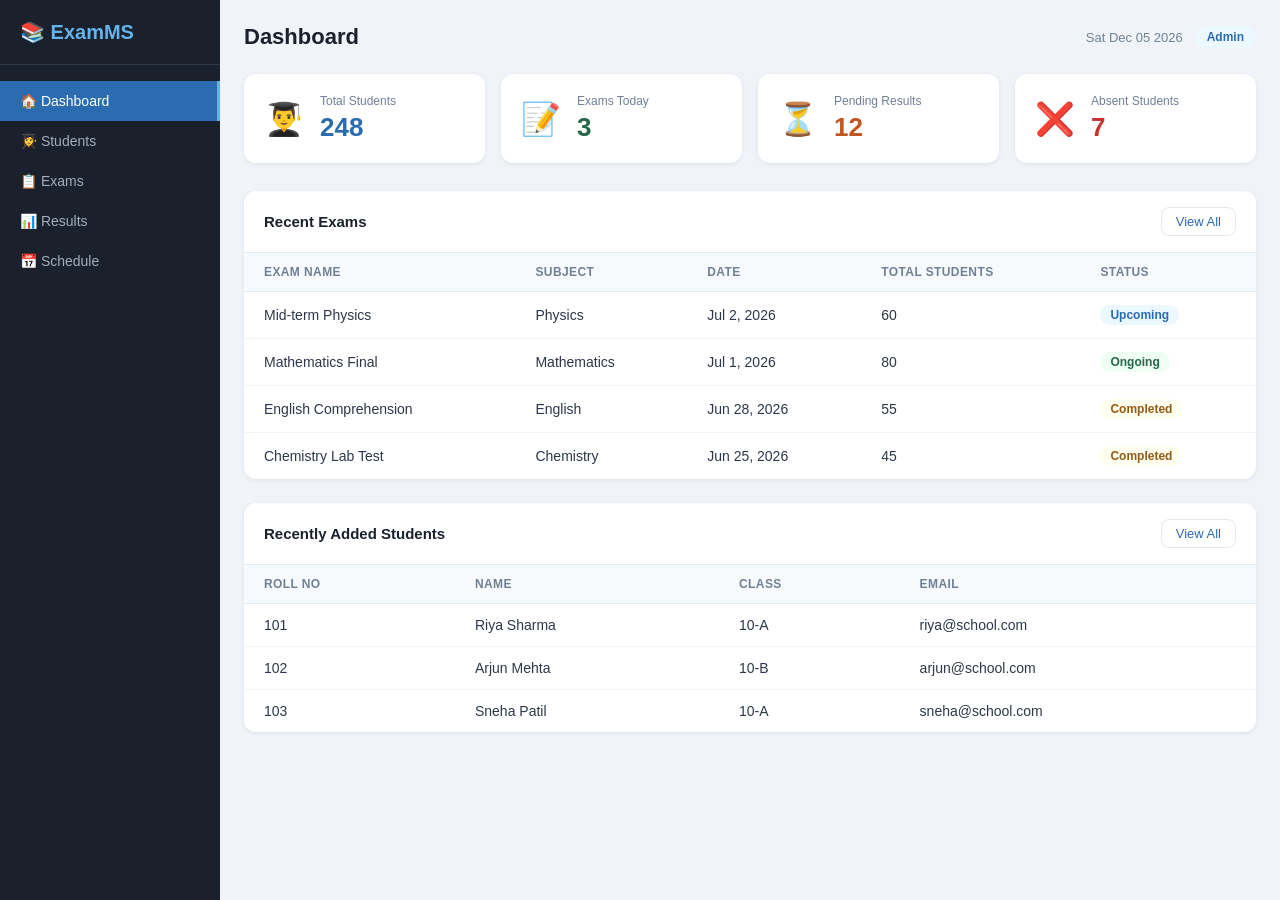
<file: index.html>
<!DOCTYPE html>
<html lang="en">
<head>
  <meta charset="UTF-8" />
  <meta name="viewport" content="width=device-width, initial-scale=1.0"/>
  <title>Examination Management System</title>
  <link rel="stylesheet" href="style.css" />
</head>
<body>

  <!-- Sidebar -->
  <div class="sidebar">
    <div class="logo">📚 ExamMS</div>
    <nav>
      <a href="index.html" class="nav-link active">🏠 Dashboard</a>
      <a href="students.html" class="nav-link">👩‍🎓 Students</a>
      <a href="exams.html" class="nav-link">📋 Exams</a>
      <a href="results.html" class="nav-link">📊 Results</a>
      <a href="schedule.html" class="nav-link">📅 Schedule</a>
    </nav>
  </div>

  <!-- Main Content -->
  <div class="main-content">

    <!-- Top Bar -->
    <div class="topbar">
      <h1>Dashboard</h1>
      <div class="topbar-right">
        <span class="date" id="currentDate"></span>
        <span class="admin-badge">Admin</span>
      </div>
    </div>

    <!-- Stats Cards -->
    <div class="cards-grid">
      <div class="card card-blue">
        <div class="card-icon">👨‍🎓</div>
        <div class="card-info">
          <p class="card-label">Total Students</p>
          <h2 class="card-value">248</h2>
        </div>
      </div>
      <div class="card card-green">
        <div class="card-icon">📝</div>
        <div class="card-info">
          <p class="card-label">Exams Today</p>
          <h2 class="card-value">3</h2>
        </div>
      </div>
      <div class="card card-amber">
        <div class="card-icon">⏳</div>
        <div class="card-info">
          <p class="card-label">Pending Results</p>
          <h2 class="card-value">12</h2>
        </div>
      </div>
      <div class="card card-red">
        <div class="card-icon">❌</div>
        <div class="card-info">
          <p class="card-label">Absent Students</p>
          <h2 class="card-value">7</h2>
        </div>
      </div>
    </div>

    <!-- Recent Exams Table -->
    <div class="section-box">
      <div class="section-header">
        <h3>Recent Exams</h3>
        <a href="pages/exams.html" class="btn-small">View All</a>
      </div>
      <table class="data-table">
        <thead>
          <tr>
            <th>Exam Name</th>
            <th>Subject</th>
            <th>Date</th>
            <th>Total Students</th>
            <th>Status</th>
          </tr>
        </thead>
        <tbody>
          <tr>
            <td>Mid-term Physics</td>
            <td>Physics</td>
            <td>Jul 2, 2026</td>
            <td>60</td>
            <td><span class="badge badge-upcoming">Upcoming</span></td>
          </tr>
          <tr>
            <td>Mathematics Final</td>
            <td>Mathematics</td>
            <td>Jul 1, 2026</td>
            <td>80</td>
            <td><span class="badge badge-ongoing">Ongoing</span></td>
          </tr>
          <tr>
            <td>English Comprehension</td>
            <td>English</td>
            <td>Jun 28, 2026</td>
            <td>55</td>
            <td><span class="badge badge-done">Completed</span></td>
          </tr>
          <tr>
            <td>Chemistry Lab Test</td>
            <td>Chemistry</td>
            <td>Jun 25, 2026</td>
            <td>45</td>
            <td><span class="badge badge-done">Completed</span></td>
          </tr>
        </tbody>
      </table>
    </div>

    <!-- Recent Students Table -->
    <div class="section-box" style="margin-top: 24px;">
      <div class="section-header">
        <h3>Recently Added Students</h3>
        <a href="pages/students.html" class="btn-small">View All</a>
      </div>
      <table class="data-table">
        <thead>
          <tr>
            <th>Roll No</th>
            <th>Name</th>
            <th>Class</th>
            <th>Email</th>
          </tr>
        </thead>
        <tbody>
          <tr>
            <td>101</td>
            <td>Riya Sharma</td>
            <td>10-A</td>
            <td>riya@school.com</td>
          </tr>
          <tr>
            <td>102</td>
            <td>Arjun Mehta</td>
            <td>10-B</td>
            <td>arjun@school.com</td>
          </tr>
          <tr>
            <td>103</td>
            <td>Sneha Patil</td>
            <td>10-A</td>
            <td>sneha@school.com</td>
          </tr>
        </tbody>
      </table>
    </div>

  </div>

  <script src="app.js"></script>
</body>
</html>
</file>
<file: style.css>
/* ===== RESET & BASE ===== */
* {
  margin: 0;
  padding: 0;
  box-sizing: border-box;
}

body {
  font-family: 'Segoe UI', Tahoma, Geneva, Verdana, sans-serif;
  background-color: #f0f4f8;
  color: #2d3748;
  display: flex;
  min-height: 100vh;
}

a {
  text-decoration: none;
  color: inherit;
}

/* ===== SIDEBAR ===== */
.sidebar {
  width: 220px;
  background-color: #1a202c;
  color: #e2e8f0;
  min-height: 100vh;
  position: fixed;
  top: 0;
  left: 0;
  padding: 20px 0;
  z-index: 100;
}

.logo {
  font-size: 20px;
  font-weight: 700;
  padding: 0 20px 20px;
  border-bottom: 1px solid #2d3748;
  color: #63b3ed;
}

nav {
  margin-top: 16px;
}

.nav-link {
  display: block;
  padding: 12px 20px;
  color: #a0aec0;
  font-size: 14px;
  transition: background 0.2s, color 0.2s;
}

.nav-link:hover {
  background-color: #2d3748;
  color: #fff;
}

.nav-link.active {
  background-color: #2b6cb0;
  color: #fff;
  border-right: 3px solid #63b3ed;
}

/* ===== MAIN CONTENT ===== */
.main-content {
  margin-left: 220px;
  padding: 24px;
  width: 100%;
}

/* ===== TOP BAR ===== */
.topbar {
  display: flex;
  justify-content: space-between;
  align-items: center;
  margin-bottom: 24px;
}

.topbar h1 {
  font-size: 22px;
  font-weight: 600;
  color: #1a202c;
}

.topbar-right {
  display: flex;
  align-items: center;
  gap: 12px;
}

.date {
  font-size: 13px;
  color: #718096;
}

.admin-badge {
  background: #ebf8ff;
  color: #2b6cb0;
  padding: 4px 12px;
  border-radius: 20px;
  font-size: 12px;
  font-weight: 600;
}

/* ===== STAT CARDS ===== */
.cards-grid {
  display: grid;
  grid-template-columns: repeat(4, 1fr);
  gap: 16px;
  margin-bottom: 28px;
}

.card {
  background: #fff;
  border-radius: 12px;
  padding: 20px;
  display: flex;
  align-items: center;
  gap: 16px;
  box-shadow: 0 1px 4px rgba(0,0,0,0.08);
}

.card-icon {
  font-size: 32px;
}

.card-label {
  font-size: 12px;
  color: #718096;
  margin-bottom: 4px;
}

.card-value {
  font-size: 26px;
  font-weight: 700;
}

.card-blue .card-value  { color: #2b6cb0; }
.card-green .card-value { color: #276749; }
.card-amber .card-value { color: #c05621; }
.card-red .card-value   { color: #c53030; }

/* ===== SECTION BOX ===== */
.section-box {
  background: #fff;
  border-radius: 12px;
  box-shadow: 0 1px 4px rgba(0,0,0,0.08);
  overflow: hidden;
}

.section-header {
  display: flex;
  justify-content: space-between;
  align-items: center;
  padding: 16px 20px;
  border-bottom: 1px solid #e2e8f0;
}

.section-header h3 {
  font-size: 15px;
  font-weight: 600;
  color: #1a202c;
}

/* ===== TABLE ===== */
.data-table {
  width: 100%;
  border-collapse: collapse;
}

.data-table th {
  text-align: left;
  padding: 12px 20px;
  font-size: 12px;
  color: #718096;
  font-weight: 600;
  background: #f7fafc;
  border-bottom: 1px solid #e2e8f0;
  text-transform: uppercase;
  letter-spacing: 0.4px;
}

.data-table td {
  padding: 13px 20px;
  font-size: 14px;
  border-bottom: 1px solid #f0f4f8;
  color: #2d3748;
}

.data-table tr:last-child td {
  border-bottom: none;
}

.data-table tr:hover td {
  background-color: #f7fafc;
}

/* ===== BADGES ===== */
.badge {
  display: inline-block;
  padding: 3px 10px;
  border-radius: 20px;
  font-size: 12px;
  font-weight: 600;
}

.badge-upcoming { background: #ebf8ff; color: #2b6cb0; }
.badge-ongoing  { background: #f0fff4; color: #276749; }
.badge-done     { background: #fffff0; color: #975a16; }
.badge-pass     { background: #f0fff4; color: #276749; }
.badge-fail     { background: #fff5f5; color: #c53030; }

/* ===== BUTTONS ===== */
.btn-small {
  padding: 6px 14px;
  border: 1px solid #e2e8f0;
  border-radius: 8px;
  font-size: 13px;
  color: #2b6cb0;
  background: transparent;
  cursor: pointer;
  transition: background 0.2s;
}

.btn-small:hover {
  background: #ebf8ff;
}

.btn-primary {
  padding: 10px 20px;
  background: #2b6cb0;
  color: #fff;
  border: none;
  border-radius: 8px;
  font-size: 14px;
  font-weight: 600;
  cursor: pointer;
  transition: background 0.2s;
}

.btn-primary:hover {
  background: #2c5282;
}

.btn-danger {
  padding: 6px 14px;
  background: #fff5f5;
  color: #c53030;
  border: 1px solid #fed7d7;
  border-radius: 8px;
  font-size: 13px;
  cursor: pointer;
}

.btn-edit {
  padding: 6px 14px;
  background: #ebf8ff;
  color: #2b6cb0;
  border: 1px solid #bee3f8;
  border-radius: 8px;
  font-size: 13px;
  cursor: pointer;
  margin-right: 6px;
}

/* ===== PAGE HEADER ===== */
.page-header {
  display: flex;
  justify-content: space-between;
  align-items: center;
  margin-bottom: 24px;
}

.page-header h1 {
  font-size: 22px;
  font-weight: 600;
  color: #1a202c;
}

/* ===== FORM MODAL OVERLAY ===== */
.modal-overlay {
  display: none;
  position: fixed;
  inset: 0;
  background: rgba(0,0,0,0.45);
  z-index: 200;
  align-items: center;
  justify-content: center;
}

.modal-overlay.open {
  display: flex;
}

.modal {
  background: #fff;
  border-radius: 16px;
  padding: 28px;
  width: 460px;
  max-width: 95vw;
  box-shadow: 0 8px 32px rgba(0,0,0,0.18);
}

.modal h2 {
  font-size: 18px;
  font-weight: 600;
  margin-bottom: 20px;
  color: #1a202c;
}

.form-group {
  margin-bottom: 16px;
}

.form-group label {
  display: block;
  font-size: 13px;
  color: #4a5568;
  font-weight: 600;
  margin-bottom: 6px;
}

.form-group input,
.form-group select,
.form-group textarea {
  width: 100%;
  padding: 10px 12px;
  border: 1px solid #e2e8f0;
  border-radius: 8px;
  font-size: 14px;
  color: #2d3748;
  background: #f7fafc;
  outline: none;
  transition: border 0.2s;
}

.form-group input:focus,
.form-group select:focus,
.form-group textarea:focus {
  border-color: #63b3ed;
  background: #fff;
}

.modal-footer {
  display: flex;
  justify-content: flex-end;
  gap: 10px;
  margin-top: 20px;
}

.btn-cancel {
  padding: 9px 18px;
  background: #f7fafc;
  border: 1px solid #e2e8f0;
  border-radius: 8px;
  font-size: 14px;
  cursor: pointer;
  color: #4a5568;
}

/* ===== SEARCH BAR ===== */
.search-bar {
  display: flex;
  align-items: center;
  gap: 12px;
  margin-bottom: 20px;
}

.search-bar input {
  padding: 10px 14px;
  border: 1px solid #e2e8f0;
  border-radius: 8px;
  font-size: 14px;
  width: 300px;
  outline: none;
  background: #fff;
}

.search-bar input:focus {
  border-color: #63b3ed;
}

/* ===== SCHEDULE GRID ===== */
.schedule-grid {
  display: grid;
  grid-template-columns: repeat(auto-fill, minmax(260px, 1fr));
  gap: 16px;
}

.schedule-card {
  background: #fff;
  border-radius: 12px;
  padding: 18px;
  box-shadow: 0 1px 4px rgba(0,0,0,0.08);
  border-left: 4px solid #2b6cb0;
}

.schedule-card.green  { border-left-color: #38a169; }
.schedule-card.amber  { border-left-color: #d69e2e; }
.schedule-card.purple { border-left-color: #805ad5; }

.schedule-card h4 {
  font-size: 15px;
  font-weight: 600;
  color: #1a202c;
  margin-bottom: 8px;
}

.schedule-card p {
  font-size: 13px;
  color: #718096;
  margin-bottom: 4px;
}

/* ===== RESULTS SUMMARY ===== */
.result-summary {
  display: grid;
  grid-template-columns: repeat(3, 1fr);
  gap: 14px;
  margin-bottom: 24px;
}

.result-stat {
  background: #fff;
  border-radius: 12px;
  padding: 18px;
  text-align: center;
  box-shadow: 0 1px 4px rgba(0,0,0,0.08);
}

.result-stat .rs-label {
  font-size: 12px;
  color: #718096;
  margin-bottom: 6px;
}

.result-stat .rs-val {
  font-size: 24px;
  font-weight: 700;
  color: #2b6cb0;
}

/* ===== RESPONSIVE ===== */
@media (max-width: 900px) {
  .cards-grid {
    grid-template-columns: repeat(2, 1fr);
  }
}

@media (max-width: 620px) {
  .sidebar { width: 60px; }
  .logo, .nav-link span { display: none; }
  .main-content { margin-left: 60px; }
  .cards-grid { grid-template-columns: 1fr 1fr; }
}
</file>
